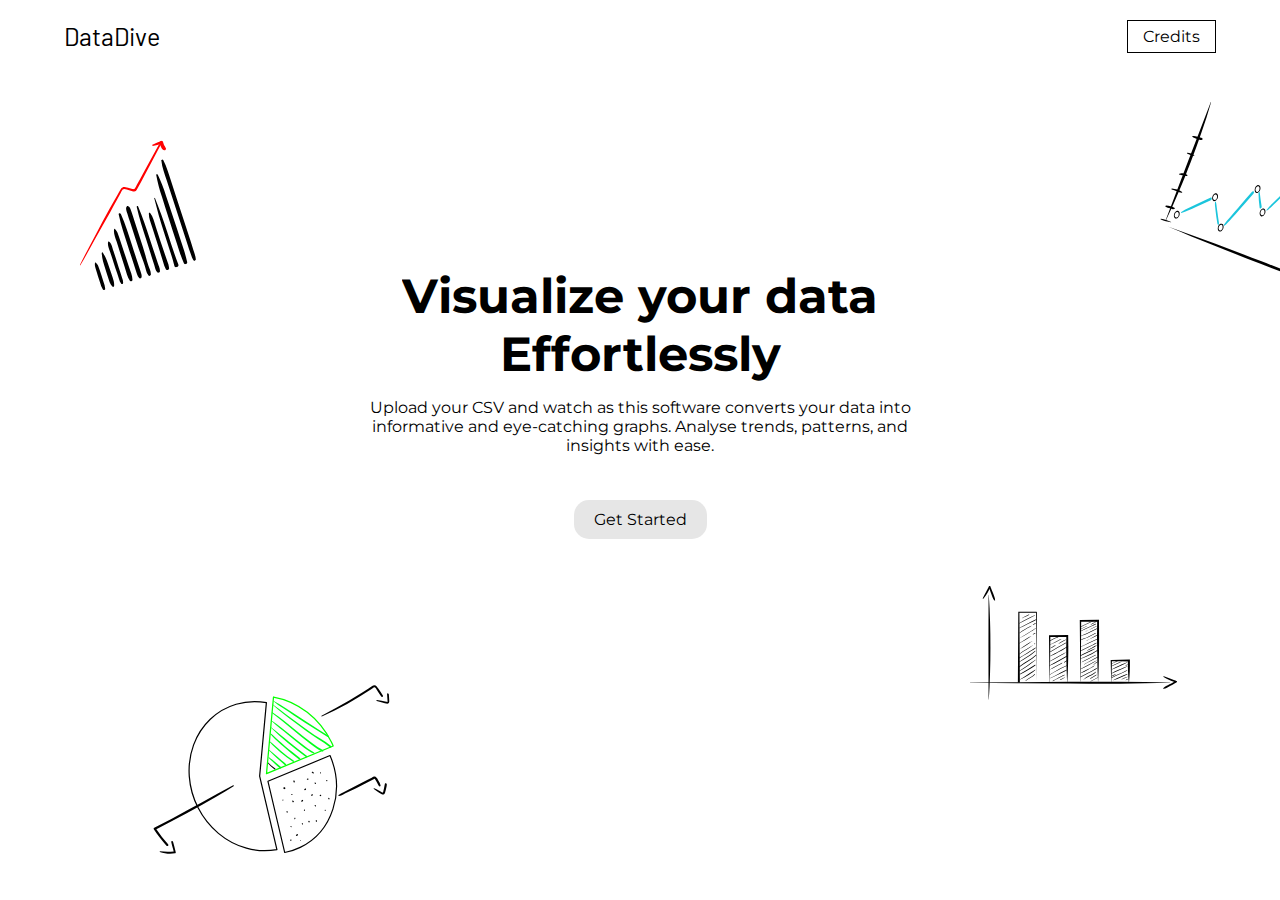
<file: index.html>
<!DOCTYPE html>
<html>

<head>
    <meta charset="utf-8">
    <meta http-equiv="X-UA-Compatible" content="IE=edge">
    <title>DataDive | Home</title>
    <meta name="description" content="">
    <meta name="viewport" content="width=device-width, initial-scale=1, shrink-to-fit=no">
    <link rel="icon" type="image/x-icon" href="./assets/favicon.ico">
    <link rel="stylesheet" href="styles.css">
    <link href="https://fonts.googleapis.com/css2?family=Montserrat:wght@100;400;500;700&display=swap" rel="stylesheet">
</head>

<body>
    <div class="home-wrapper">
        <div class="nav-bar">
            <div><a class="logo">DataDive</a></div>
            <div><a id="credits-btn">Credits</a></div>
        </div>

        <div class="main-text-div">
            <div id="credits-modal">
                <div id="credits-modal-content">
                    <div id="credits-modal-close">&times;</div>
                    <h1>Credits</h1>
                    <div id="credit-names">
                        <span>Ayush Tripathy</span>
                        <span>Dev Aryan Sahu</span>
                        <span>Satya Ranjan Das</span>
                        <span>Bismay Sarangi</span>
                        <span>Aryan Raj</span>
                    </div>
                </div>
            </div>
            <h1>Visualize your data<br />
                Effortlessly</h1>
            <p>
                Upload your CSV and watch as this software converts your data into informative and
                eye-catching graphs. Analyse trends, patterns, and insights with ease.
            </p>

            <a class="go-to-editor-btn" href="editor/index.html">Get Started</a>
        </div>

        <img id="asset-1" src="./assets/Asset31.svg" alt="asset-1" />
        <img id="asset-2" src="./assets/Asset21.svg" alt="asset-2" />
        <img id="asset-3" src="./assets/Asset41.svg" alt="asset-3" />
        <img id="asset-4" src="./assets/Layer2.svg" alt="asset-4" />
    </div>

    <script>
        const creditsBtn = document.getElementById("credits-btn");
        const creditsModal = document.getElementById("credits-modal");
        const creditsModalClose = document.getElementById("credits-modal-close");

        creditsBtn.addEventListener("click", () => {
            creditsModal.style.display = "block";
        });

        creditsModalClose.addEventListener("click", () => {
            creditsModal.style.display = "none";
        });
    </script>
</body>

</html>
</file>
<file: styles.css>
@import url('https://fonts.googleapis.com/css2?family=Barlow:wght@400;500;700&display=swap');

* {
    box-sizing: border-box;
    padding: 0;
    margin: 0;
    overflow: hidden;
}

body {
    width: 100%;
}

.home-wrapper {
    width: 100%;
    height: 100vh;
    padding: 1rem 4rem;
    font-family: 'Montserrat', sans-serif;
}

.nav-bar {
    height: 40px;
    display: flex;
    flex-direction: row;
    align-items: center;
    justify-content: space-between;
}

.logo {
    font-size: 25px;
    font-family: 'Barlow', sans-serif;
}

.main-text-div {
    height: 80%;
    display: flex;
    flex-direction: column;
    align-items: center;
    justify-content: center;
    gap: 15px;
}

.main-text-div h1 {
    text-align: center;
    font-size: 48px;
}

.main-text-div p {
    width: 50%;
    text-align: center;
}

.main-text-div .go-to-editor-btn {
    margin-top: 30px;
    padding: 10px 20px;
    /* border: 1px solid rgba(64, 64, 64, 1); */
    border-radius: 15px;
    text-decoration: none;
    color: #000;
    background-color: #E6E6E6;
    font-weight: 400;
    position: relative;
    z-index: 100;
}

.main-text-div .go-to-editor-btn:hover {
    cursor: pointer;
    background-color: #e2e1e1;
}

#asset-1 {
    position: absolute;
    left: 4vw;
    top: 140px;
}

#asset-2 {
    position: absolute;
    left: 9vw;
    bottom: 10px;
    height: 250px;
}

#asset-3 {
    position: absolute;
    bottom: 200px;
    right: 8vw;
}

#asset-4 {
    height: 200px;
    position: absolute;
    top: 100px;
    right: 0;
    margin-right: -3vw;
}

#credits-btn {
    padding: 6px 15px;
    border: 1px solid #000 !important;
    border-radius: 0;
    height: max-content;
    display: block;
}

#credits-btn:hover {
    cursor: pointer;
}

#credits-modal {
    position: fixed;
    z-index: 1000;
    top: 0;
    left: 0;
    width: 100vw;
    height: 100vh;
    background-color: rgba(0, 0, 0, 0.5);
    display: none;
    align-items: center;
    justify-content: center;
}

#credits-modal-content {
    position: fixed;
    top: 50%;
    left: 50%;
    transform: translate(-50%, -50%);
    width: 400px;
    height: max-content;
    background-color: #fff;
    border-radius: 10px;
    padding: 20px;
    position: relative;
}

#credits-modal-close {
    position: absolute;
    top: 10px;
    right: 10px;
    font-size: 50px;
    cursor: pointer;
}

#credit-names {
    margin-top: 30px;
    display: flex;
    flex-direction: column;
    align-items: center;
    gap: 10px;
    justify-content: center;
}

#credit-names span {
    font-size: 20px;
}

@media screen and (max-width: 870px) {
    .main-text-div h1 {
        font-size: 36px;
    }

    .main-text-div p {
        width: 70%;
    }
}

@media screen and (max-width: 600px) {
    .home-wrapper {
        padding: 1rem 2rem;
        width: 100%;
        overflow-x: hidden;
        position: relative;
    }

    .main-text-div {
        height: 100%;
    }

    .main-text-div p {
        width: 80%;
        line-height: 1.5;
    }

    #asset-1 {
        position: absolute;
        left: 0;
        top: 140px;
        margin-left: -90px;
    }

    #asset-2 {
        position: absolute;
        left: 0;
        margin-left: -100px;
        bottom: -5%;
        height: 250px;
    }

    #asset-3 {
        position: absolute;
        bottom: 200px;
        right: -30%;
        /* margin-right: -100px; */
    }

    #asset-4 {
        height: 20%;
        position: absolute;
        top: 100px;
        right: 0;
        margin-right: -50px;
    }
}
</file>
